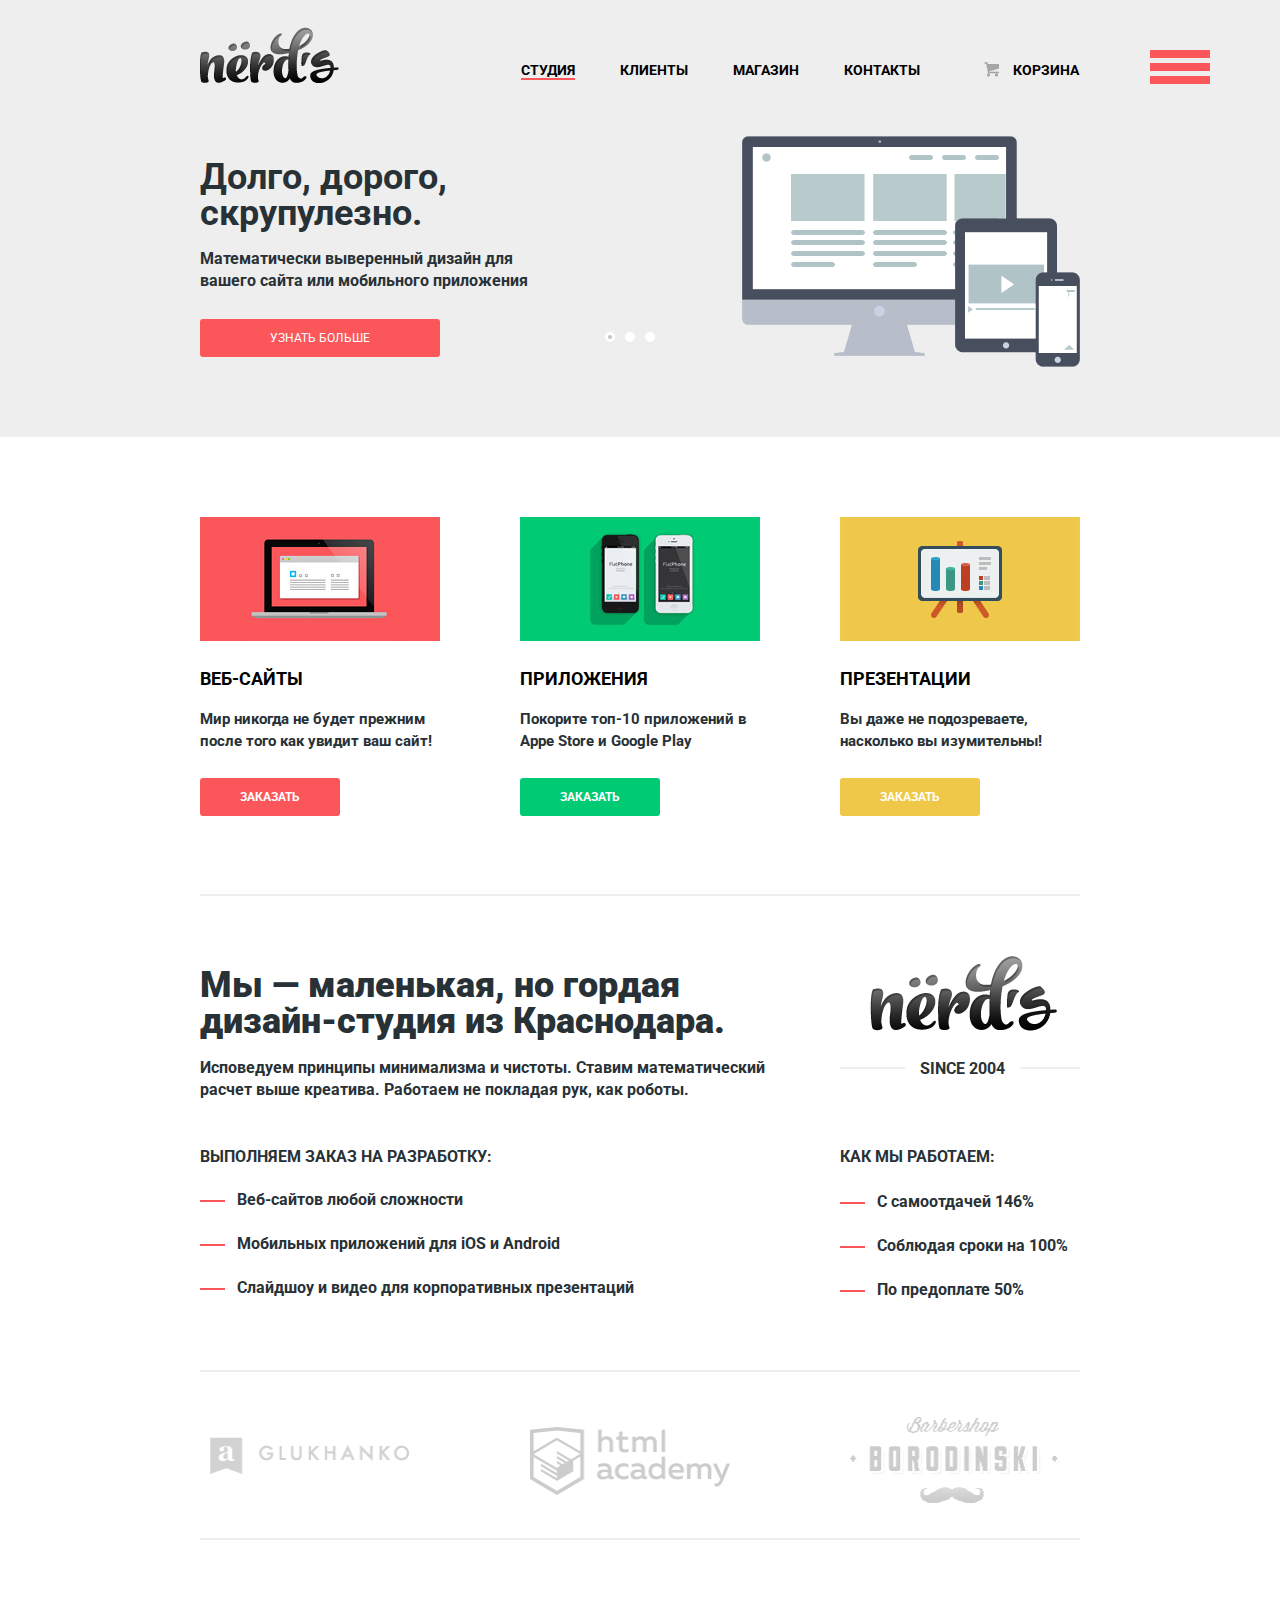
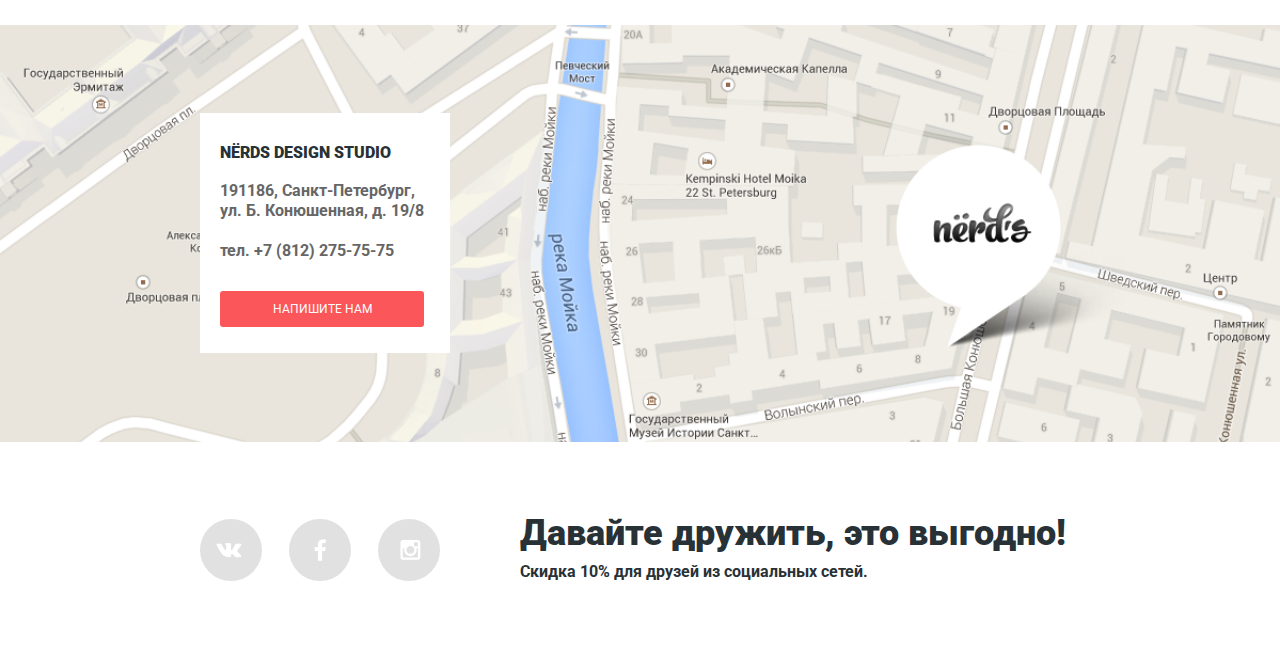
<file: index.html>
<!DOCTYPE html>
<html lang="ru">
<head>
  <meta charset="utf-8">
  <title>HTML Academy: Нёрдс</title>
  <link href="css/normalize.css" rel="stylesheet" type="text/css">
  <link href="https://fonts.googleapis.com/css?family=Roboto&subset=latin,cyrillic" rel="stylesheet" type="text/css">
  <link href="css/style.css" rel="stylesheet" type="text/css">
  <link href="css/media.css" rel="stylesheet" type="text/css">
  <link href="css/animate.css" rel="stylesheet" type="text/css">
</head>
<body>
  <header class="main-header">
    <div class="container clearfix">
      <a class="index-logo" href="index.html"><img src="img/logo-1.png" width="139" height="56" alt="nerds"></a>
      <nav class="main-navigator">
      <input type="checkbox" id="hmt" class="hidden-menu-ticker">
        <label class="btn-menu" for="hmt">
          <span class="first"></span>
          <span class="second"></span>
          <span class="third"></span>
        </label>
        <ul class="main-navigator-list">
          <li>
            <a href="index.html" class="active-page">студия</a>
          </li>
          <li>
            <a href="clients.html">клиенты</a>
          </li>
          <li>
            <a href="catalog.html">магазин</a>
          </li>
          <li>
            <a href="contacts.html">контакты</a>
          </li>
        </ul>
      </nav>
      <div class="basket">
        <a href="#">корзина</a>
      </div>
    </div>    
  </header>
  <div class="main-slider">
    <div class="container">
        <input type="radio" id="btn-1" name="toggle" checked>
        <input type="radio" id="btn-2" name="toggle">
        <input type="radio" id="btn-3" name="toggle">
        <div class="slider-controls">
          <label for="btn-1"></label>
          <label for="btn-2"></label>
          <label for="btn-3"></label>
      </div>
      <div class="slides">
        <div class="slide slide1">
          <div class="slide-text">
            <div class="slide-title">Долго, дорого, скрупулезно.</div>   
            <p>Математически выверенный дизайн
               для вашего сайта или мобильного приложения</p>
            <a href="#" class="btn">узнать больше</a> 
          </div> 
        </div>
        <div class="slide slide2">
          <div class="slide-text">
            <div class="slide-title">Любите ли вы математику, как любим ее мы?</div>   
            <p>Нашим дизайнерам мы удаляем нейроны, ответственные
               за креатив, чтобы дать им возможность все просчитать</p>
            <a href="#" class="btn">узнать больше</a> 
          </div> 
        </div>
        <div class="slide slide3">
          <div class="slide-text">
            <div class="slide-title">Только наркотики, только хардкор!</div>   
            <p>Все дизайнерские решения в нашей компании принимаются
               только под воздействием качественных галлюциногенов</p>
            <a href="#" class="btn">узнать больше</a> 
          </div> 
        </div>
      </div>
    </div>
  </div>
  <main class="main-menu">
    <div class="container">
      <section class="features clearfix">
        <div class="features-item">
          <img src="img/features-1.jpg" width="240" height="124" alt="веб-сайты">
          <h2>веб-сайты</h2>
          <p>Мир никогда не будет прежним после того как увидит ваш сайт!</p>
          <a href="#" class="btn-price btn-price-1">заказать</a>    
        </div>
        <div class="features-item">
          <img src="img/features-2.jpg" width="240" height="124" alt="приложения">
          <h2>приложения</h2>
          <p>Покорите топ-10 приложений в Appe Store и Google Play</p>
          <a href="#" class="btn-price btn-price-2">заказать</a>    
        </div>
        <div class="features-item">
          <img src="img/features-3.jpg" width="240" height="124" alt="претентации">
          <h2>презентации</h2>
          <p>Вы даже не подозреваете, насколько вы изумительны!</p>
          <a href="#" class="btn-price btn-price-3">заказать</a>    
        </div>
      </section>
      <div class="info clearfix">
        <div class="info-left">
          <b class="leed">Мы &mdash; маленькая, но гордая дизайн-студия из Краснодара.</b>
          <p>Исповедуем принципы минимализма и чистоты. Ставим математический расчет выше креатива. Работаем не покладая рук, как роботы.</p>
          <div class="info-left-list">
            <h3>Выполняем заказ на разработку:</h3>
            <ul>
              <li>Веб-сайтов любой сложности</li>
              <li>Мобильных приложений для iOS и Android</li>
              <li>Слайдшоу и видео для корпоративных презентаций</li>
            </ul>
          </div>  
        </div>
        <div class="info-right">
          <div class="logo-since">
            <a href="index.html"><img src="img/logo-2.png" width="187" height="75" alt="logo"></a>
          </div>
          <div class="info-right-list">
            <h3>Как мы работаем:</h3>
            <ul>
              <li>C самоотдачей 146%</li>
              <li>Соблюдая сроки на 100%</li> 
              <li>По предоплате 50%</li> 
            </ul>
          </div>    
        </div>    
      </div>
      <div class="project clearfix">
        <a class="project-site" href="#"><img class="project-1" src="img/gluk.png" width="198" height="37" alt="glukhanko"></a>
        <a class="project-site" href="#"><img class="project-2" src="img/html-academy.png" width="199" height="86" alt="html-academy"></a>
        <a class="project-site" href="#"><img class="project-3" src="img/borodinskiy.png" width="209" height="90" alt="borodinskiy"></a>
      </div>  
    </div>    
  </main>
  <div class="index-contacts">
    <div class="container">
      <div class="contacts">
        <b>Nёrds design studio</b><br>
        <div class="adress-contacts">
          191186, Санкт-Петербург,<br>
          ул. Б. Конюшенная, д. 19/8<br><br>
          тел. +7 (812) 275-75-75<br>
        </div>              
        <a class="btn-contacts" href="form.html">напишите нам</a>
      </div>
    </div>
  </div> 
  <footer class="main-footer">
    <div class="container clearfix">
      <div class="footer-social">
        <a class="social-btn social-btn-vk" href="#"></a>
        <a class="social-btn social-btn-fb" href="#"></a>
        <a class="social-btn social-btn-inst" href="#"></a>
      </div>
      <div class="footer-info">
        <b>Давайте дружить, это выгодно!</b>
        <p>Скидка 10% для друзей из социальных сетей.</p>
      </div>  
      </div>
  </footer>
  <div class="feedback">
  <button class="feedback-close" type="button"></button>
    <form class="clearfix" method="post">
      <div class="feedback-name">
         <label for="name-label">Ваше имя:</label>
        <div><input id="name-label" type="text" placeholder="Представьтесь, пожалуйста" name="text-feedback"></div>
       </div>
       <div class="feedback-mail">
         <label for="email-label">Ваш e-mail:</label>
         <div><input id="email-label" type="text" placeholder="Для отправки ответа" name="email-feedback"></div>
       </div>
       <div class="feedback-text">
         <label for="textarea-label">Текст письма:</label>
         <div><textarea rows="5" name="textarea-feedback" placeholder="В свободной форме"></textarea></div>
       </div>
       <input id="textarea-label" type="submit" class="feedback-btn" value="Отправить" name="submit-feedback">
    </form>    
  </div>
  <div class="overlay"></div>
  <script src="js/script.js"></script>
</body>
</html>
</file>
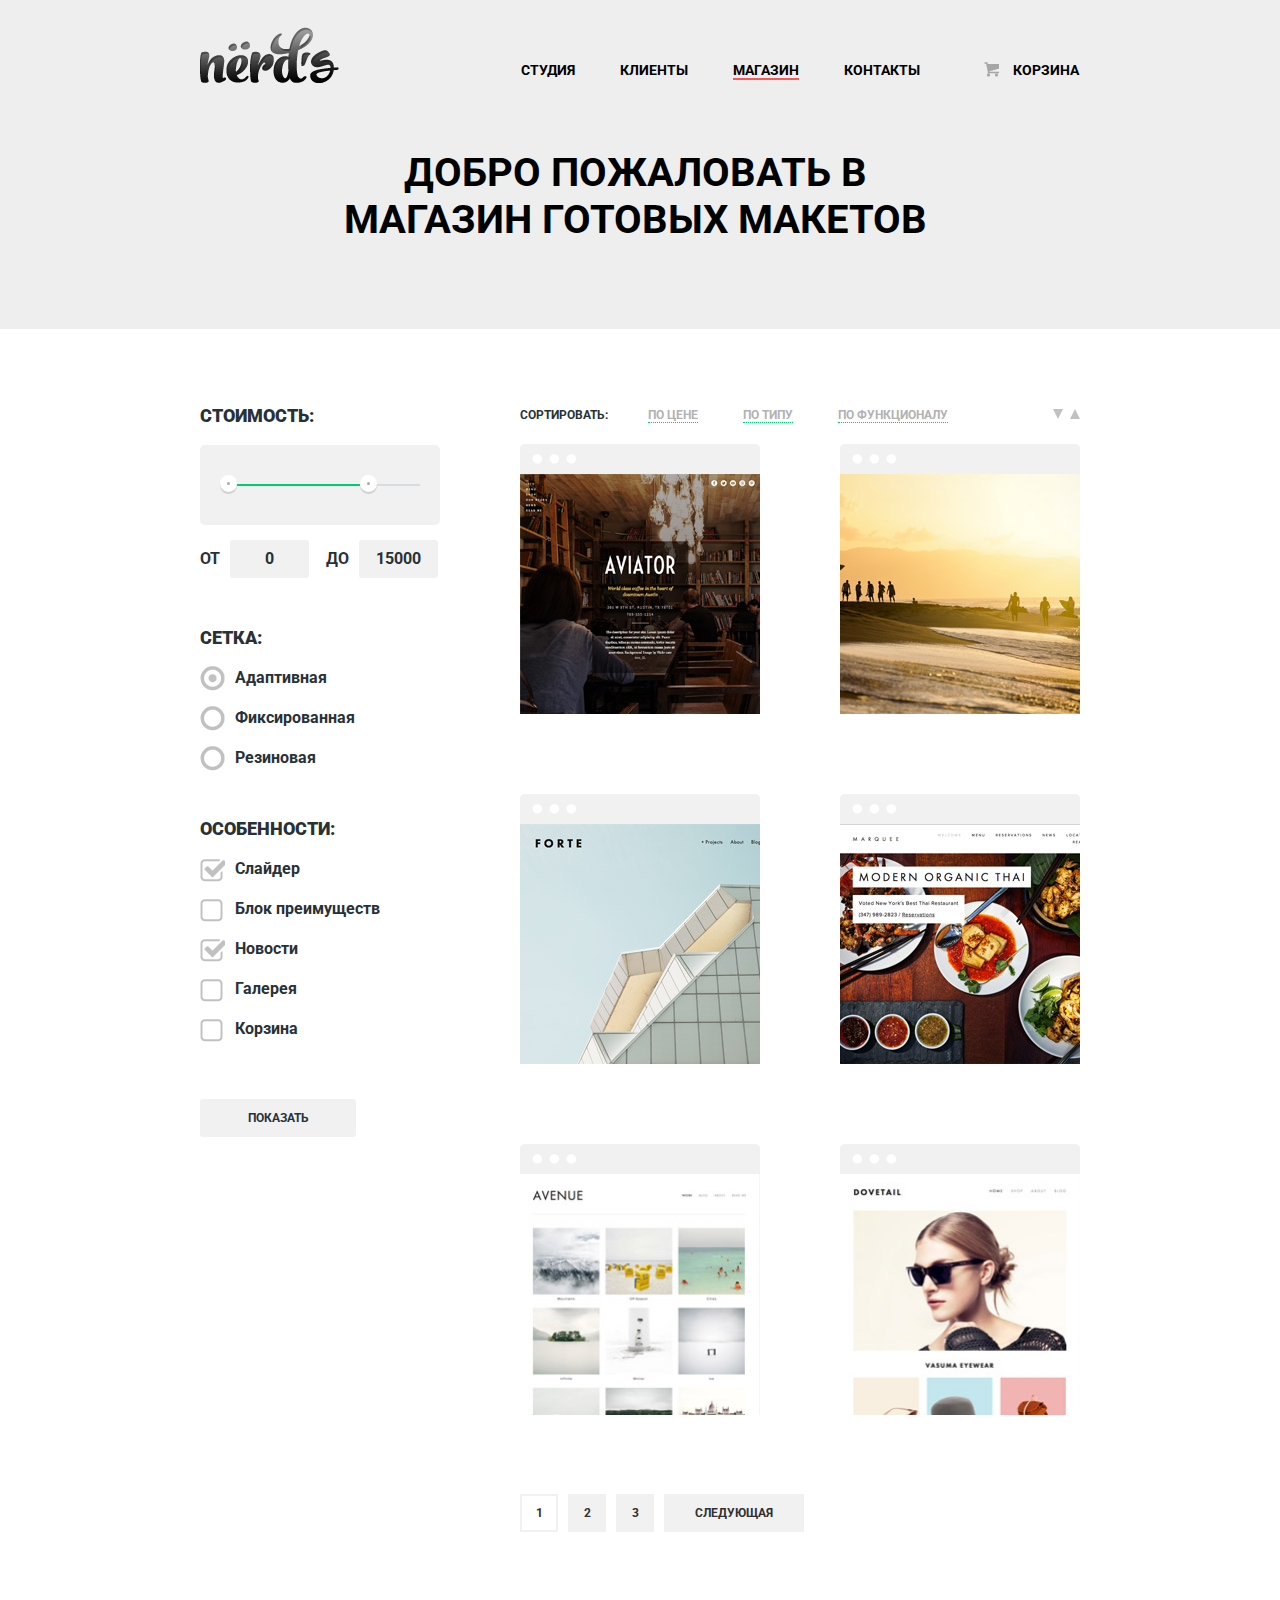
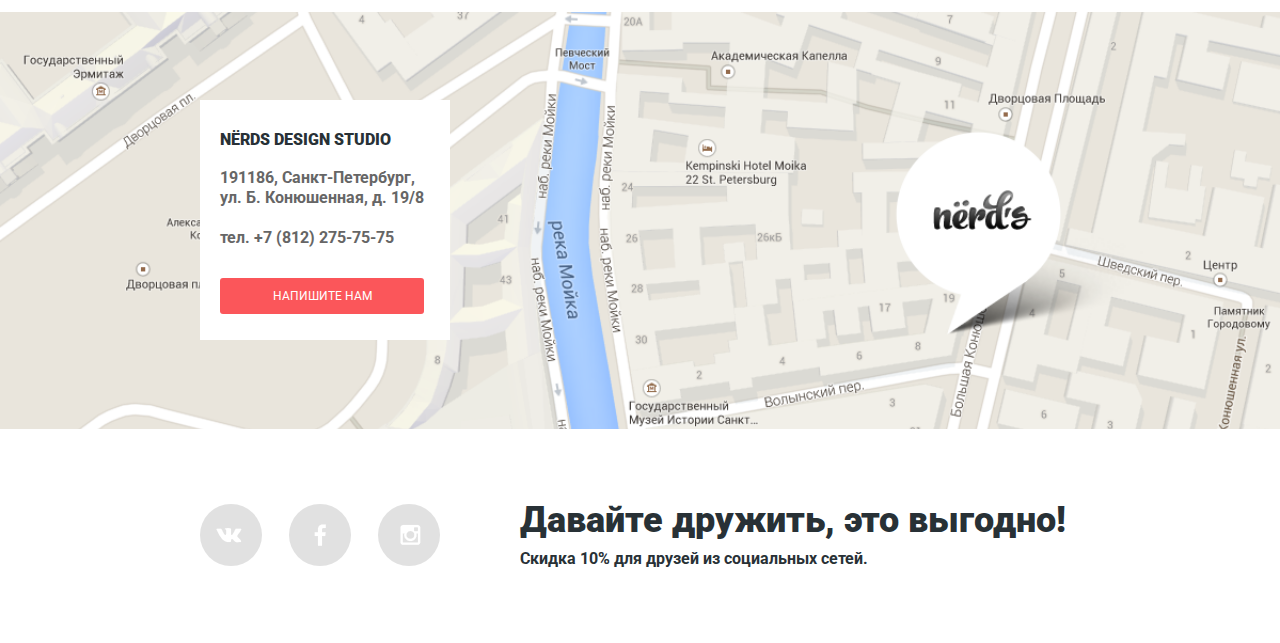
<file: catalog.html>
<!DOCTYPE html>
<html lang="ru">
<head>
  <meta charset="utf-8">
  <title>HTML Academy: Нёрдс</title>
  <link href="css/normalize.css" rel="stylesheet" type="text/css">
  <link href="https://fonts.googleapis.com/css?family=Roboto&subset=latin,cyrillic" rel="stylesheet" type="text/css">
  <link href="css/style.css" rel="stylesheet" type="text/css">
</head>
<body class="catalog">
  <header class="main-header">
    <div class="container clearfix">
      <a class="index-logo" href="index.html"><img src="img/logo-1.png" width="139" height="56" alt="nerds"></a>
      <nav class="main-navigator">
        <ul class="main-navigator-list">
          <li>
            <a href="index.html">студия</a>
          </li>
          <li>
            <a href="clients.html" >клиенты</a>
          </li>
          <li>
            <a href="catalog.html" class="active-page">магазин</a>
          </li>
          <li>
            <a href="contacts.html">контакты</a>
          </li>
        </ul>
      </nav>
      <div class="basket">
        <a href="#">корзина</a>
      </div>
    </div>    
  </header>
  <div class="main-name">
    <div class="container">
      <div class="name-leed">
        <h1>добро пожаловать в магазин готовых макетов</h1>
      </div>
    </div>
  </div>    
  <main class="menu">
    <div class="container clearfix">
      <div class="main-filter">
        <div class="filter">
          <form method="get" >
            <div class="price-form">
              <b>Стоимость:</b>
              <div class="range-controls">
                <div class="scale">
                  <div class="bar" style="margin-left: 0%; width: 70%"></div>
                </div>
                <div class="toggle toggle-min"></div>
                <div class="toggle toggle-max"></div>
              </div>
              <div class="input-box">
                <div class="check1"><label for="text-check1">от</label><input type="text" value="0" id="text-check1" name="input-check1"></div>
                <div class="check2"><label for="text-check2">до</label><input type="text" value="15000" id="text-check2" name="input-check2"></div>
              </div>
            </div>
            <div class="grid">
              <b>Сетка:</b>
              <div class="set-input">
                <input type="radio" id="radio1" name="grid-radio" checked><label for="radio1">Адаптивная</label>
              </div>
              <div class="set-input">
                <input type="radio" id="radio2" name="grid-radio"><label for="radio2">Фиксированная</label>
              </div>
              <div class="set-input">
                <input type="radio" id="radio3" name="grid-radio"><label for="radio3">Резиновая</label>
              </div>
            </div>
            <div class="options">
              <b>Особенности:</b>
              <div class="set-input">
                <input type="checkbox" id="checkbox1" name="options-check1" checked><label for="checkbox1">Слайдер</label>
              </div>
              <div class="set-input">
                <input type="checkbox" id="checkbox2" name="options-check2"><label for="checkbox2">Блок преимуществ</label>
              </div>
              <div class="set-input">
                <input type="checkbox" id="checkbox3" name="options-check3" checked><label for="checkbox3">Новости</label></div>
              <div class="set-input">
                <input type="checkbox" id="checkbox4" name="options-check4"><label for="checkbox4">Галерея</label>
              </div>
              <div class="set-input">
                <input type="checkbox" id="checkbox5" name="options-check5"><label for="checkbox5">Корзина</label>
              </div>
            </div>
            <input class="submit-bth bth-form" type="submit" value="показать">
          </form>
        </div>
      </div>
      <div class="main-gallery">
        <div class="sort clearfix">
          <div class="sort-list">
            <ul>
              <li>
                Сортировать:
              </li>
              <li>
                <a href="#" class="list-btn">По цене</a>     
              </li>
              <li>
                <a href="#" class="list-btn">По типу</a> 
              </li>
              <li>
                <a href="#" class="list-btn">По функционалу</a> 
              </li>
            </ul>
          </div>
          <div class="sort-btn-list">
            <a class="sort-btn-down" href="#"></a>
            <a class="sort-btn-up" href="#"></a>
          </div>     
        </div>
        <div class="gallery">
          <article class="gallery-item">
            <img src="img/product-1.jpg" width="240" height="240" alt="aviator">
            <div class="hide-block aviator">
              <a href="#"><h3>aviator</h3></a>
              <p>Одностраничный макет с авторским дизайном</p>
              <a class="price-product" href="#">8000 р.</a>
            </div>
          </article>
          <article class="gallery-item">
            <img src="img/product-2.jpg" width="240" height="240" alt="sunset">
            <div class="hide-block sunset">
              <a href="#"><h3>sunset</h3></a>
              <p>Интернет-магазин<br> с личным кабинетом</p>
              <a class="price-product" href="#">10000 р.</a>
            </div>
          </article>
          <article class="gallery-item">
            <img src="img/product-3.jpg" width="240" height="240" alt="forte">
            <div class="hide-block forte">
              <a href="#"><h3>forte</h3></a>
              <p>Отличный макет<br> для личного блога</p>
              <a class="price-product" href="#">5000 р.</a>
            </div>
          </article>
          <article class="gallery-item">
            <img src="img/product-4.jpg" width="240" height="240" alt="modern organic thai">
            <div class="hide-block modern">
              <a href="#"><h3>modern organic thai</h3></a>
              <p>Сайт для ресторана<br> быстрого питания</p>
              <a class="price-product" href="#">12000 р.</a>
            </div>
          </article>
          <article class="gallery-item">
            <img src="img/product-5.jpg" width="240" height="240" alt="avenue">
            <div class="hide-block avenue">
              <a href="#"><h3>Avenue</h3></a>
              <p>Макет для блога<br> о путешествиях</p>
              <a class="price-product" href="#">8000 р.</a>
            </div>
          </article>
          <article class="gallery-item">
            <img src="img/product-6.jpg" width="240" height="240" alt="dovetail">
            <div class="hide-block dovetail">
              <a href="#"><h3>dovetail</h3></a>
              <p>Интернет-магазин<br> с галереей товаров</p>
              <a class="price-product" href="#">14000 р.</a>
            </div>
          </article>
        </div>
        <div class="main-paginator">
          <a href="#" class="paginator-btn btn-page active-btn">1</a>
          <a href="#" class="paginator-btn btn-page">2</a>
          <a href="#" class="paginator-btn btn-page">3</a>
          <a href="#" class="paginator-btn bth-next">Следующая</a> 
        </div>
      </div>
    </div>
  </main>
  <div class="index-contacts">
    <div class="container">
      <div class="contacts">
        <b>Nёrds design studio</b><br>
        <div class="adress-contacts">
          191186, Санкт-Петербург,<br>
          ул. Б. Конюшенная, д. 19/8<br><br>
          тел. +7 (812) 275-75-75<br>
        </div>              
        <a class="btn-contacts" href="form.html">напишите нам</a>
      </div>
    </div>
  </div>  
  <footer class="main-footer">
    <div class="container clearfix">
      <div class="footer-social">
        <a class="social-btn social-btn-vk" href="#"></a>
        <a class="social-btn social-btn-fb" href="#"></a>
        <a class="social-btn social-btn-inst" href="#"></a>
      </div>
      <div class="footer-info">
        <b>Давайте дружить, это выгодно!</b>
        <p>Скидка 10% для друзей из социальных сетей.</p>
      </div>  
    </div>
  </footer>
  <div class="feedback">
    <button class="feedback-close" type="button"></button>
    <form class="clearfix" method="post">
      <div class="feedback-name">
        <label for="name-label">Ваше имя:</label>
        <div><input id="name-label" type="text" placeholder="Представьтесь, пожалуйста" name="text-feedback"></div>
      </div>
      <div class="feedback-mail">
        <label for="email-label">Ваш e-mail:</label>
        <div><input id="email-label" type="text" placeholder="Для отправки ответа" name="email-feedback"></div>
      </div>
      <div class="feedback-text">
        <label for="textarea-label">Текст письма:</label>
        <div><textarea rows="5" name="textarea-feedback" placeholder="В свободной форме"></textarea></div>
      </div>
      <input id="textarea-label" type="submit" class="feedback-btn" value="Отправить" name="submit-feedback">
    </form>    
  </div>
  <script src="js/script.mini.js"></script>
</body>
</html>
</file>
<file: css/style.css>
body {
    padding: 0;
    margin: 0;
    font-size: 15px;
    line-height: 22px;
    color: #283136;
    font-weight: bold;
    font-family: "Roboto", "Arial", "sans-serif";
    overflow-x: hidden;
}
.active-page {
    text-decoration-color: #fb565a;
}
h1 {
    font-size: 40px;
    line-height: auto;
    color: #000000;
    margin: 0;
    padding: 0
}
h2 {
    font-size: 18px;
    line-height: 30px;
    color: #000000;
    text-transform: uppercase;
    margin: 0;
    padding: 0;
}
* {
    box-sizing: border-box;
}

.clearfix:after {
    content: "";
    display: table;
    clear: both;
}
img, video, iframe {
    max-width: 100%;
    height: auto;
}
.container {
    width: 900px;
    padding: 0 10px;
    margin: 0 auto;
}
.main-header {
    background-color: #eeeeee;
}
.index-logo {
    margin-top: 27px;
    width: 140px;
    float: left;
}
.index-logo img {
    margin: 0;
    padding: 0;
}
.main-navigator {
    float: left;
    margin-left: 181px;
    font-size: 0px;
}
.basket {
    float: right;
    margin-top: 55px;
    position: relative;
    margin-right: 1px;
}
.basket:before {
    content: "";
    position: absolute;
    left: -29px;
    top: 7px;
    background: #eeeeee url("../img/icon-basket.png") no-repeat;
    width: 15px;
    height: 15px;
}
.basket:hover:before {
    background: #eeeeee url("../img/icon-basket-hover.png") no-repeat;
}
.basket:active:before {
    background: #eeeeee url("../img/icon-basket-active.png") no-repeat;
}
.basket:hover a {
    color: #fb565a;
}
.basket:active a {
    color: #8f8f8f;
}
.basket a {
    text-decoration: none;
    color: #000000;
    font-size: 14px;
    line-height: 30px;
    font-family: "Roboto", "Arial", "sans-serif";
    font-weight: bold;
    text-transform: uppercase;
}
.main-navigator ul {
    margin: 0;
    padding: 0;
    margin-top: 55px;
}
.main-navigator li {
    display: inline-block;
    font-size: 14px;
    line-height: 30px;
    margin-right: 45px;
    text-transform: uppercase;
    vertical-align: top;
}
.main-navigator li:last-child {
    margin-right: 0px;
}
.main-navigator a {
    text-decoration: none;
    color: #000000;
    font-size: 14px;
    line-height: 30px;
    font-family: "Roboto", "Arial", "sans-serif";
    font-weight: bold;
}
.main-navigator a:hover {
    color: #fb565a;
}
.main-navigator a:active {
    color: #8f8f8f;
}
.active-page {
    border-bottom: 2px solid #fb565a;
}
.main-slider {
    background: #eeeeee;
}
.main-slider .container {
    width: 880px;
    height: 348px;
    position: relative;
}
.slider-controls {
    position: absolute;
    bottom: 95px;
    left: 50%;
    width: 200px;
    height: 10px;
    margin-left: -110px;
    text-align: center;
    z-index: 1000;
}
.slider-controls .active {
    background: #c1c1c1;
}
.slide-text {
    font-size: 16px;
    padding-top: 70px;
}
.slide-text p {
    margin: 0;
    margin-top: 17px;
}
.slide-title {
    font-size: 36px;
    line-height: 36px;
}
.slide1 .slide-text {
   width: 365px;
}
.slide2 .slide-text {
   width: 480px;
}
.slide3 .slide-text {
    width: 470px;
}
.slide3 .slide-title {
    width: 330px;
}
.slide3 p {
    width: 480px;
}
.slide {
    position: absolute;
    top: 0;
    left: 0;
    width: 100%;
    height: 100%;
    overflow: hidden;
}
.slide:nth-child(1) {
    background-image: url("../img/slider-1.png"); 
    background-repeat: no-repeat;
    background-position: 100% 47px;
}
.slide:nth-child(2) {
    background-image: url("../img/slider-2.png");
    background-repeat: no-repeat;
    background-position: 98% 50px;
}
.slide:nth-child(3) {
    background-image: url("../img/slider-3.png");
    background-repeat: no-repeat;
    background-position: 99% 30px;
}

.btn {
    background-color: #fb565a;
    text-align: center;
    width: 240px;
    display: block;
    font-size: 12px;
    line-height: 18px;
    margin-top: 27px;
    font-weight: normal;
    text-transform: uppercase;
    text-decoration: none;
    color: #ffffff;
    border-radius: 3px;
    padding: 10px 0;
    margin-bottom: 80px;
}
.btn:hover {
    background: #d6494d;
}
.btn:active {
    background: #b63538;
}
.features {
    padding-top: 80px;
    padding-bottom: 78px;
    border-bottom: 2px solid #eeeeee;
}
.features h2 {
    margin-top: 17px;
    margin-bottom: 14px;
    text-transform: uppercase;
    padding: 0;
    font-size: 18px;
    line-height: 30px;
    font-size: 18px;
    line-height: 30px;
}
.features p {
    padding: 0;
    margin: 0;
}
.features-item {
    width: 240px;
    float: left;
    margin-right: 80px;
}
.features-item:last-child {
    margin-right: 0px;
}
.btn-price {
    display: block;
    width: 140px;
    text-align: center;
    padding-top: 10px;
    padding-bottom: 10px;
    font-size: 12px;
    line-height: 18px;
    font-weight: bold;
    font-family: "Roboto", "Arial", "sans-serif";
    text-transform: uppercase;
    text-decoration: none;
    color: #ffffff;
    border-radius: 3px;
    margin-top: 26px;
}

.btn-price-1 {
    background: #fb565a 
}
.btn-price-1:hover {
    background: #d6494d;
}
.btn-price-1:active {
    background: #b63538;
}
.btn-price-2 {
    background: #00ca74;
}
.btn-price-2:hover {
    background: #01a25e;
}
.btn-price-2:active {
    background: #009053;
}
.btn-price-3 {
    background: #efc84a;
}
.btn-price-3:hover {
    background: #d6ae2c;
}
.btn-price-3:active {
    background: #c09b24;
}
.info {
    padding-top: 60px;
    font-size: 16px;
    line-height: 22px;
    padding-bottom: 53px;
    border-bottom: 2px solid #eeeeee;
}
.leed {
    font-size: 36px;
    line-height: 36px;
}
.info-left {
    width: 590px;
    float: left;
    padding-bottom: 0px;
    padding-top: 11px;
}
.info-left-list {
    margin-top: 45px;
}
.info-left-list h3 {
    text-transform: uppercase;
    font-size: 16px;
    line-height: 22px;
}
.info-left p {
    margin: 0;
    padding: 0;
    margin-top: 18px;
    }
.info-right {
    width: 230px;
    float: right;
    margin-right: 10px;
}
.info-left-list ul {
    padding-left: 0px;
    list-style-type: none;
}
.info-right-list h3 {
    text-transform: uppercase;
    font-size: 16px;
    line-height: 22px;
}
.info-left-list li {
    padding-bottom: 22px;
}
.info-left-list li:last-child {
    padding-bottom: 0px;
}
.info-left-list li:first-child {
    padding-top: 5px;
}
.info-left-list li:before {
    content: "";
    display: inline-block;
    background: #fb565a;
    width: 25px;
    height: 2px;
    vertical-align: middle;
    margin-right: 12px;
    margin-left: 0
}
.info-right-list li:before {
    content: "";
    display: inline-block;
    background: #fb565a;
    width: 25px;
    height: 2px;
    vertical-align: middle;
    margin-right: 12px;
    margin-left: 0
}
.logo-since {
    width: 240px;
    padding-left: 30px;
    padding-bottom: 30px;
    position: relative;
    border-bottom: 2px solid #eeeeee;
}
.logo-since img {
    padding: 0;
    margin: 0;
}
.logo-since:after {
    content: "since 2004";
    background-color: #ffffff;
    position: absolute;
    font-size: 16px;
    line-height: 8,56px;
    text-transform: uppercase;
    top: 102px;
    left: 65px;
    padding: 0 15px;
}
.info-right-list {
    margin-top: 77px;
}
.info-right-list li {
    padding-bottom: 22px;
}
.info-right-list li:last-child {
    padding-bottom: 0;
}
.info-right-list li:first-child {
    padding-top: 7px;
}
.info-right-list ul {
    list-style-type: none;
    padding-left: 0px;
    width: 240px;
}
.project-site {
    display: block;
    opacity: 0.2;
    float: left;
}
.project-site:last-child {
    float: right;
}
.project-1 {
    width: 220px;
    margin-right: 100px;
    padding: 0 10px;
    margin-top: 20px;
}
.project-2 {
    width: 220px;
    margin-right: 100px;
    padding: 0 10px;
    margin-top: 10px;
}
.project-3 {
    width: 230px;
    padding: 0 10px;
    margin-right: 10px;
}
.project {
    padding-top: 45px;
    padding-bottom: 25px;
    border-bottom: 2px solid #eeeeee;
    margin-bottom: 85px;
}
.project-site:active,
.project-site:hover {
    opacity: 1;
}

.contacts {
    width: 250px;
    float: left;
    padding-left: 20px;
    margin-top: 88px;
    padding-top: 25px;
    background-color: #ffffff;
    margin-bottom: 88px;
}
.contacts b {
    font-size: 16px;
    line-height: 30px;
    text-transform: uppercase;
}
.adress-contacts {
    margin-top: 13px;
    font-size: 16px;
    line-height: 20px;
    color: #666666;
}
.btn-contacts {
    display: block;
    background: #fb565a;
    font-size: 12px;
    font-weight: normal;
    line-height: 18px;
    color: #ffffff;
    text-transform: uppercase;
    text-decoration: none;
    padding-top: 9px;
    padding-bottom: 9px;
    text-align: center;
    width: 204px;
    margin-top: 30px;
    border-radius: 3px;
    margin-bottom: 26px;
    border: none;
    outline: none;
    font-family: "Roboto", "Arial", "sans-serif";
}
.btn-contacts:hover {
    background: #d6494d;
}
.btn-contacts:active {
    background: #b63538;
}
.index-contacts {
    background: #e9e5dc url("../img/map2.png") no-repeat;
    height: 417px;
    background-size: cover;
    background-position: center top;
}
.logo-map {
    display: block;
    float: right;
    margin-top: 113px;
}
.main-footer {
    font-size: 0;
}
.footer-social {
    float: left;
    margin-top: 77px;
    margin-bottom: 77px;
}
.catalog .footer-social {
    margin-top: 75px;
}
.social-btn {
    display: inline-block;
    width: 62px;
    height: 62px;
    -moz-border-radius: 31px;
	-webkit-border-radius: 31px;
    border-radius: 31px;
    background: #e1e1e1;
    font-size: 15px;
    margin-right: 27px;
    vertical-align: top;
    }
.social-btn:last-child {
    margin-right: 0;
}
.social-btn-vk {
    background: #e1e1e1 url("../img/spritesheet.png") -117px 4px no-repeat;
}
.social-btn-fb {
    background: #e1e1e1 url("../img/spritesheet.png") 5px 0px no-repeat;
}
.social-btn-inst {
    background: #e1e1e1 url("../img/spritesheet.png") -50px 0px no-repeat;
}
.social-btn-vk:hover {
    background: #fb565a url("../img/spritesheet.png") -117px 4px no-repeat;
}
.social-btn-fb:hover {
    background: #fb565a url("../img/spritesheet.png") 5px 0px no-repeat;
}
.social-btn-inst:hover {
    background: #fb565a url("../img/spritesheet.png") -50px 0px no-repeat;
}
.social-btn-vk:active {
    background: #d6494d url("../img/spritesheet.png") -117px 4px no-repeat;
}
.social-btn-fb:active {
    background: #d6494d url("../img/spritesheet.png") 5px 0px no-repeat;
}
.social-btn-inst:active {
    background: #d6494d url("../img/spritesheet.png") -50px 0px no-repeat;
}
.footer-info {
    float: right;
    width: 550px;
    margin-right: 10px;
    font-size: 16px;
    line-height: 22px;
    margin-top: 73px;
}
.footer-info b {
    font-size: 36px;
    line-height: 36px;
}
.footer-info p {
    padding: 0;
    margin: 0;
    margin-top: 10px;
}
.main-name {
    background: #eeeeee;
}
.name-leed {
    padding-bottom: 86px;
    padding-top: 60px;
    margin-left: 110px;
    width: 650px;
}
.name-leed h1 {
    margin: 0;
    text-transform: uppercase;
    font-size: 40px;
    line-height: normal;
    text-align: center;
}
.menu {
    padding-top: 72px;
    padding-bottom: 80px;
}
.main-filter {
    float: left;
    width: 240px;
    font-size: 16px;
    line-height: 20px;
    font-weight: bold;
}
.main-gallery {
    float: right;
    width: 560px;
}
.filter b {
    font-size: 18px;
    line-height: 30px;
    text-transform: uppercase;
}
.range-controls {
    min-height: 80px;
    margin-top: 14px;
    margin-bottom: 14px;
}
.range-controls {
  position: relative;
  height: 41px;
  padding-top: 39px;
  padding-right: 20px;
  padding-left: 20px;
  margin-bottom: 15px;
  border-radius: 5px;
  background: #f1f1f1;
}

.range-controls .scale {
  height: 2px;
  background: #d7dcde;
}

.range-controls .bar {
  width: 70%;
  height: 2px;
  background: #00ca74;
}

.range-controls .toggle {
  position: absolute;
  top: 30px;
  left: 0px;
  width: 17px;
  height: 17px;
  border: 7px solid #fff;
  border-radius: 50%;
  background: #ababab;
  box-shadow: 0 2px 1px 0 #cfcfcf;
  display: block;
}

.range-controls .toggle-min {
  left: 20px;
}

.range-controls .toggle-max {
  left: 160px;
}

.price-form {
    text-transform: uppercase;
    color: #283136;
}
.price-form input {
    width: 79px;
    padding: 7px 0;
    background: #f1f1f1;
    text-align: center;
    font-size: 16px;
    line-height: 20px;
    font-weight: bold;
    color: #283136;
    border: none;
    font-family: "Roboto", "Arial", "sans-serif";
    border-radius: 3px;
}
.input-box {
    font-size: 0
}
.check1,
.check2 {
    display: inline-block;
    font-size: 16px;
    line-height: 22px;
    margin-right: 17px;
    vertical-align: top;
}
.check1 input,
.check2 input {
    margin-left: 10px;
    padding: 9px 0;
}
.check2 {
    margin-right: 0;
}
.grid {
    margin-top: 45px;
}
.filter input[type="radio"] {
    display: none;
}
.grid label {
    position: relative;
    margin-left: 35px;
    color: #283136;
    cursor: pointer;
}
.grid label:before {
    position: absolute;
    content: "";
    width: 25px;
    height: 25px;
    left: -35px;
    top: -2px;
    background: url("../img/icon-circle.png") no-repeat;
}
.grid input[type="radio"]:checked ~ label:before {
    background:  url("../img/icon-circle-dot.png") no-repeat;
}
.grid label:hover,
.options label:hover {
    color: #000000;
}
.grid label:hover:before {
    background: url("../img/icon-circle-hover.png") no-repeat;
}
.grid input:checked:hover ~ label:before {
    background: url("../img/icon-circle-dot-hover.png") no-repeat;
}
.grid label:disabled,
.options label:disabled {
    opacity: 0.6;
}
.grid label:disabled:before,
.options label:disabled:before {
    opacity: 0.7;
}
.grid input:checked:disabled ~ label:before,
.options input:checked:disabled ~ label:before, {
    opacity: 0.7;
}

.options input[type="checkbox"] {
  display: none;
}
.options label {
    position: relative;
    margin-left: 35px;
    color: #283136;
    cursor: pointer;
}
.options label:before {
    position: absolute;
    content: "";
    width: 25px;
    height: 25px;
    left: -35px;
    background: url("../img/icon-check-off.png") no-repeat;
}
.options input[type="checkbox"]:checked ~ label:before {
    background: url("../img/icon-check-on.png") no-repeat;
}
.options label:hover:before {
    background: url("../img/icon-check-off-hover.png") no-repeat;
}
.options input:checked:hover ~ label:before {
    background: url("../img/icon-check-on-hover.png") no-repeat;
}
.set-input {
    padding-bottom: 20px;
}
.set-input:last-child {
    padding-bottom: 0;
}
.set-input:nth-child(2) {
    padding-top: 15px;
}
.options {
    margin-top: 46px;
}
.submit-bth {
    margin-top: 60px;
    width: 156px;
    padding: 10px 0;
    font-size: 12px;
    line-height: 18px;
    text-transform: uppercase;
    color: #283136;
    font-family: "Roboto", "Arial", "sans-serif";
    font-weight: bold;
    border: none;
    border-radius: 3px;
    background: #f1f1f1;
}
.submit-bth:hover {
    background: #e5e5e5;
}
.submit-bth:active {
    background: #d5d5d5;
    border-top: 3px solid #b5b5b5;
    padding-top: 7px;
}

.sort {
    font-size: 12px;
    line-height: 18px;
    text-transform: uppercase;
    margin-bottom: 20px;
    margin-top: 5px;
}
.sort-list ul {
    margin: 0;
    padding: 0;
    float: left;
    text-transform: uppercase;
}
.sort-list li {
    display: inline-block;
    vertical-align: top;
}
.sort-list a {
    text-decoration: none;
    color: #b2b2b2;
    font-weight: bold;
    font-family: "Roboto", "Arial", "sans-serif";
    border-bottom: 1px dotted #00ca74;
}
.sort-list a:hover {
    border-bottom: 1px solid #00ca74;
    color: #000000;
}
.sort-list li:nth-child(1) {
    margin-right: 37px;
    border: none;
}
.sort-list li:nth-child(2) {
    margin-right: 42px;
}
.sort-list li:nth-child(3) {
    margin-right: 42px;
}
.sort-btn-list {
    float: right;
}
.sort-btn-down {
    border-left: 5px solid transparent;
	border-right: 5px solid transparent;
	border-top: 10px solid #c1c1c1;
    display: inline-block;
    vertical-align: down;
    margin-right: 4px;
}
.sort-btn-up {
    border-left: 5px solid transparent;
	border-right: 5px solid transparent;
	border-bottom: 10px solid #c1c1c1;
    display: inline-block;
    vertical-align: down;
}
.sort-btn-down:hover {
    border-top: 10px solid #b5b5b5;
}
.sort-btn-up:hover {
    border-bottom: 10px solid #b5b5b5;
}
.sort-btn-down:active {
    border-top: 10px solid #000000;
}
.sort-btn-up:active {
    border-bottom: 10px solid #000000;
}
.sort-btn-down:visited {
    border-top: 10px solid #00ca74;
}
.gallery {
    font-size: 0;
}
.slider-buttons {
    background: #f1f1f1;
}

.gallery-item {
    display: inline-block;
    font-size: 14px;
    position: relative;
    width: 240px;
    height: 270px;
    vertical-align: top;
}

.gallery-item:before {
    content: "";
    width: 240px;
    height: 30px;
    background: url("../img/decoration-img.png") no-repeat;
    display: block;
}
.gallery-item:hover:before {
    background: url("../img/decoration-img-hover.png") no-repeat;
}
.gallery .gallery-item:nth-child(odd) {
    margin-right: 80px;
}
.gallery .gallery-item {
    margin-bottom: 80px;
}
.main-paginator {
    font-size: 0;
}
.main-paginator .paginator-btn {
    display: inline-block;
    font-size: 12px;
    line-height: 18px;
    margin-right: 10px;
    background: #f1f1f1;
    text-transform: uppercase;
    text-decoration: none;
    color: #303030;
    vertical-align: top;
}
.main-paginator .paginator-btn:hover {
    background: #e5e5e5;
}
.main-paginator .paginator-btn:active {
    background: #d5d5d5;
    border-top: 3px solid #b5b5b5;
    padding-top: 7px;
}
.btn-page {
    padding: 10px 16px;
    height: 38px;
    width: 38px;
}
.bth-next {
    width: 140px;
    text-align: center;
    padding: 10px 0;
    text-transform: uppercase;
}
.main-paginator .active-btn {
    background-color: #ffffff;
    border: 2px solid #f1f1f1;
    padding: 8px 14px;
    height: 38px;
    width: 38px;
}
.gallery-item {
    position: relative;
}
.hide-block {
    display: none;
    position: absolute;
    width: 200px;
    height: 200px;
    background: #ffffff;
    top: 50px;
    left: 20px;
}
.hide-block h3 {
    font-size: 18px;
    text-transform: uppercase;
    color: #000000;
    text-align: center;
    margin-top: 33px;
    margin-bottom: 0;
}
.hide-block > a {
    text-decoration: none;
}
.hide-block p {
    font-size: 14px;
    line-height: 18px;
    margin: auto;
    margin-top: 13px;
    margin-bottom: 27px;
    white-space: pre-wrap;
    text-align: center;
}
.modern p {
    margin-top: 7px;
    margin-bottom: 12px;
}
.hide-block .price-product {
    display: block;
    background: #fb565a;
    color: #ffffff;
    width: 140px;
    margin-right: auto;
    margin-left: auto;
    margin-bottom: 30px;
    padding: 15px 0;
    font-family: "Roboto", "Arial", "sans-serif";
    font-size: 18px;
    line-height: 8.56px;
    text-transform: uppercase;
    text-decoration: none;
    text-align: center;
    font-weight: normal;
    border-radius: 3px;
}
.hide-block a:hover {
    background: #d6494d;
}
.hide-block a:active {
    background: #b63538;
}
.gallery-item:hover .hide-block {
    display: block;
}
.feedback {
    display: none;
    position: absolute;
    left: 50%;
    top: 1590px;
    margin-left: -315px;
    width: 630px;
    background: #ffffff;
    padding-left: 80px;
    padding-right: 90px;
    padding-top: 55px;
    padding-bottom: 49px;
    box-shadow: 0px 20px 40px 0px rgba(0, 1, 1, 0.75);
    font-size: 16px;
    line-height: 18px;
    color: #000000;
    z-index: 100;
    animation-name: action-feedback;
    animation-duration: 0.5s;
    animation-timing-function: ease-out;
}
.feedback-show {
    display: block;
}
.feedback-close {
    width: 40px;
    height: 40px;
    font-size: 0;
    background-color: #fb565a;
    border: 0;
    outline: 0;
    cursor: pointer;
    position: absolute;
    left: 584px;
    top: 7px;
    border-radius: 20px;
}
.feedback-close:before,
.feedback-close:after {
    content: "";
    position: absolute;
    width: 27px;
    height: 5px;
    background: #ffffff;
    border-radius: 1px;
    top: 18px;
    left: 7px;
}
.feedback-close:before {
  -webkit-transform: rotate(45deg);
          transform: rotate(45deg);
}

.feedback-close:after {
  -webkit-transform: rotate(-45deg);
          transform: rotate(-45deg);
}
.feedback-name {
    float: left;
}
.feedback-mail {
    float: right;
}
.feedback-text {
    clear: both;
    padding-top: 21px;
}
.feedback input[type="text"] {
    width: 220px;
}
.feedback textarea {
    width: 460px;
    text-decoration: none;
    resize:none;
}
.feedback input[type="text"],
.feedback textarea {
    font-size: 12px;
    line-height: 18px;
    color: #000000;
    font-weight: bold;
    font-family: "Roboto", "Arial", "sans-serif";
    text-transform: uppercase;
    border: 2px solid #d7dcde;
    padding: 8px 13px;
    margin-top: 8px;
    outline: none;
    border-radius: 3px;
}
.feedback input[type="text"]:hover,
.feedback textarea:hover {
    border: 2px solid #a2a9ac;
}
.feedback input[type="text"]:active,
.feedback textarea:active {
    border: 2px solid #56bffb;
}
.feedback-btn:hover {
    background: #d6494d;
}
.feedback-btn:active {
    background: #b63538;
}
.feedback-btn {
    font-size: 12px;
    line-height: 18px;
    font-weight: normal;
    font-family: "Roboto", "Arial", "sans-serif";
    text-transform: uppercase;
    background: #fb565a;
    display: block;
    text-decoration: none;
    color: #ffffff;
    border: none;
    width: 460px;
    margin-top: 48px;
    margin-right: auto;
    margin-left: auto;
    padding-top: 10px;
    padding-bottom: 10px;
    border-radius: 4px;
    outline: none;
}
.feedback input::-webkit-input-placeholder {
    color:#000000;
}
.feedback textarea::-webkit-input-placeholder {
    color:#000000;
}
.feedback input::-moz-placeholder {
    color:#000000;
    opacity: 1;
}
.feedback input:-moz-placeholder {
    color:#000000;
    opacity: 1;
}
.feedback textarea::-moz-placeholder {
    color:#000000;
    opacity: 1;
}
.feedback textarea:-moz-placeholder {
    color:#000000;
    opacity: 1;
}
.feedback input:-ms-input-placeholder {
    color:#000000;
}
.feedback textarea:-ms-input-placeholder {
    color:#000000;
}
.main-slider input[type=radio] {
    position:absolute;
    opacity:0;
}
.slider-controls label {
    display: inline-block;
    width: 10px;
    height:10px;
    margin:0 3px;
    background: white;
    border: 3px solid white;
    vertical-align: top;
    border-radius: 50%;
    cursor: pointer;
    vertical-align: top;
}
#btn-1:checked ~ .slider-controls label[for="btn-1"],
#btn-2:checked ~ .slider-controls label[for="btn-2"],
#btn-3:checked ~ .slider-controls label[for="btn-3"] { 
    background: #c1c1c1;
}
.slide {
    display: none;
}
#btn-1:checked ~ .slides .slide:nth-child(1) { 
    display: block;
}
#btn-2:checked ~ .slides .slide:nth-child(2) { 
    display: block;
}
#btn-3:checked ~ .slides .slide:nth-child(3) { 
    display: block;
}
@keyframes action-feedback {
    0%   {
    transform: translateY(2000px);
}
    70%  {
    transform: translateY(30px);
}
    90%  {
    transform: translateY(-10px);
}
    100% {
    transform: translateY(0);
}
}

.overlay {
    position: fixed;
    top: 0;
    height: 100%;
    width: 100%;
    z-index: 1;
    background-color: black;
    opacity: 0.7;
    display: none;
    left: 0;
}
.overlay-show {
    display: block;
}


.hidden-menu {
  display: block;
  position: absolute;
  list-style:none;
  padding: 10px;
  margin: 0;
  width: 100%;
  box-sizing: border-box;
  background-color: #eee;
  height: 200px;
  top: -256px;
  left: 0%;
  transition: left .2s;
  z-index: 5;
  text-align: center;
}
.hidden-menu-ticker {
  display: none;
}

.btn-menu {
  display: block;
  color: #fff;
  background-color: transparent;
  padding: 5px;
  position: absolute;
  top: 45px;
  right: 65px;
  cursor: pointer;
  transition: left .23s;
  z-index: 10;
  width: 70px;
  -webkit-transform: translateZ(0);
  -webkit-backface-visibility: hidden;
}
.btn-menu span {
  display: block;
  height: 8px;
  background-color: #fb565a;
  margin: 5px 0 0;
  transition: all .3s linear .23s;
  position: relative;
}
.btn-menu span.first {
  margin-top: 0;
}

.hidden-menu-ticker:checked ~ .btn-menu {
 
}
.hidden-menu-ticker:checked ~ .hidden-menu {
  top: 100px;
  animation-name: bounceInDown;
  animation-duration: 1s;
}
</file>
<file: css/media.css>
@media (max-width: 917px) {
    .features-item {
     	float: none;
     	margin: 0 auto;
     	margin-bottom: 20px;
    }
    .features-item:last-child {
     	margin: 0 auto;
    }
    .container,
    .main-slider .container {
     	width: auto;

    }
    .slide1 .slide-text, 
    .slide2 .slide-text, 
    .slide3 .slide-text {
    	width: auto;
    	text-align: center;
    }
    .btn {
    	margin-left: auto;
    	margin-right: auto;
    	margin-top: 50px;
    }
    .slide3 .slide-title {
    	width: auto;
    }
    .slider-controls {
    	top: 318px;
    }
    .slide3 p {
    	width: auto;
    	text-align: center;
    }
    .project-site {
    	float: none;
    	margin: 0 auto;
    	width: 230px;
    	margin-bottom: 20px;
    }
    .project-site:last-child {
    	float: none;
    	margin: 0 auto;
    }
    .feedback {
    	top: 2500px;
    }
    .main-navigator {
    	margin-left: 80px;
    }
    .basket {
    	float: left;
    	margin-left: 50px;
    }
}
@media (max-width: 866px) {
     .info-left,
     .info-right {
     	float: none;
    }
     .info-left {
     	margin: 0 auto;
    }
     .info-left-list {
     	text-align: center;
    }
     .info-right {
     	margin: 0 auto;
    }
}
@media (max-width: 840px) {
	.footer-social,
	.footer-info {
        float: none;
        text-align: center;
	}
	.footer-info {
		padding-bottom: 20px;
		margin: 0 auto;
	}
	.contacts {
		float: none;
		margin-left: auto;
		margin-right: auto;
		padding-bottom: 10px;
		margin-bottom: 0;
	}
	.index-contacts {
		padding-top: 1px;
	}
}

@media (max-width: 770px) {
	.main-navigator {
		margin-left: 10px;
	}
} 
@media (max-width: 699px) {
    .basket a {
    	display: none;
    }
    .basket:before {
    	cursor: pointer;
    }
}
@media (max-width: 635px) {
	.main-navigator-list li {
		display: block;
		width: 100%;

	}
	.slide:nth-child(1),
	.slide:nth-child(2),
	.slide:nth-child(3) {
		background-image: none;
	}
}
</file>
